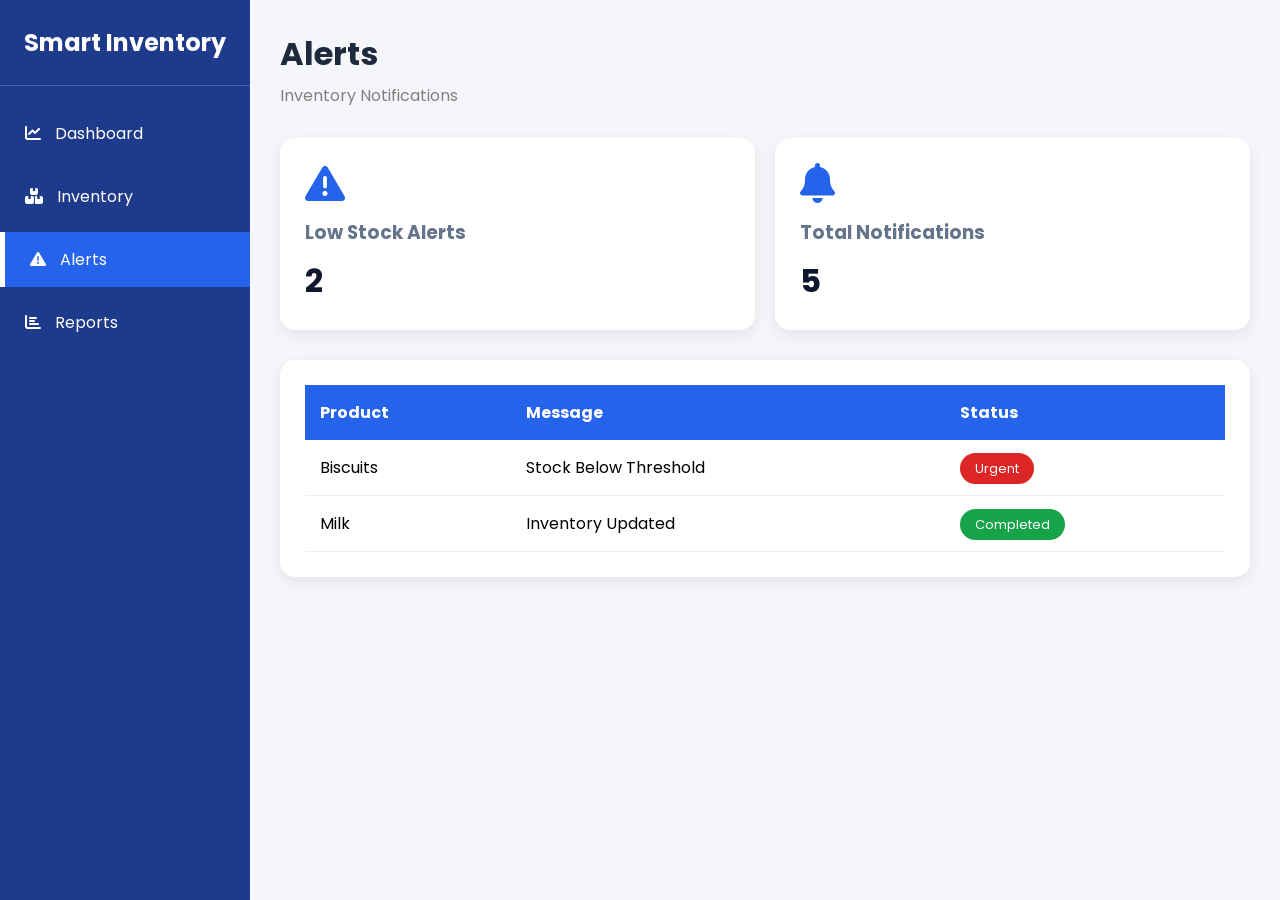
<file: frontend/alerts.html>
<!DOCTYPE html>
<html lang="en">

<head>

<meta charset="UTF-8">

<meta name="viewport"
content="width=device-width, initial-scale=1.0">

<title>Alerts</title>

<link rel="stylesheet"
href="css/style.css">

<link rel="stylesheet"
href="https://cdnjs.cloudflare.com/ajax/libs/font-awesome/6.5.2/css/all.min.css">

</head>

<body>

<aside class="sidebar">

<div class="logo">
<h2>Smart Inventory</h2>
</div>

<ul>

<li>
<a href="index.html">
<i class="fas fa-chart-line"></i>
Dashboard
</a>
</li>

<li>
<a href="inventory.html">
<i class="fas fa-boxes"></i>
Inventory
</a>
</li>

<li class="active">
<a href="alerts.html">
<i class="fas fa-triangle-exclamation"></i>
Alerts
</a>
</li>

<li>
<a href="reports.html">
<i class="fas fa-chart-bar"></i>
Reports
</a>
</li>

</ul>

</aside>

<main class="main-content">

<header>

<div>

<h1>Alerts</h1>

<p>Inventory Notifications</p>

</div>

</header>

<section class="cards">

<div class="card">

<i class="fas fa-triangle-exclamation card-icon"></i>

<h3>Low Stock Alerts</h3>

<h2>2</h2>

</div>

<div class="card">

<i class="fas fa-bell card-icon"></i>

<h3>Total Notifications</h3>

<h2>5</h2>

</div>

</section>

<section class="table-section">

<table>

<thead>

<tr>

<th>Product</th>

<th>Message</th>

<th>Status</th>

</tr>

</thead>

<tbody>

<tr>

<td>Biscuits</td>

<td>Stock Below Threshold</td>

<td><span class="status low">Urgent</span></td>

</tr>

<tr>

<td>Milk</td>

<td>Inventory Updated</td>

<td><span class="status available">Completed</span></td>

</tr>

</tbody>

</table>

</section>

</main>

</body>

</html>
</file>
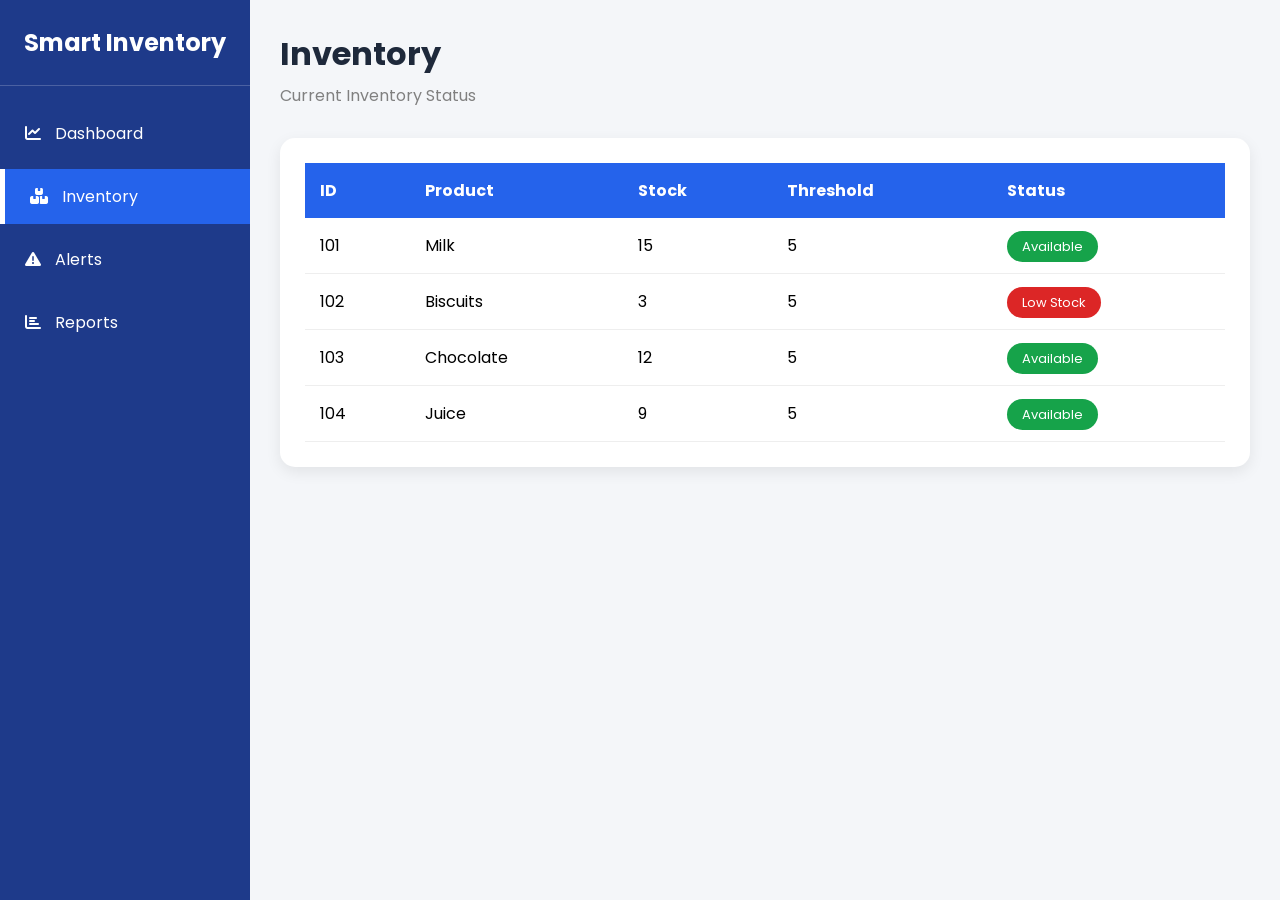
<file: frontend/inventory.html>
<!DOCTYPE html>
<html lang="en">

<head>
<meta charset="UTF-8">
<meta name="viewport" content="width=device-width, initial-scale=1.0">

<title>Inventory</title>

<link rel="stylesheet" href="css/style.css">

<link rel="stylesheet"
href="https://cdnjs.cloudflare.com/ajax/libs/font-awesome/6.5.2/css/all.min.css">

</head>

<body>

<aside class="sidebar">

<div class="logo">
<h2>Smart Inventory</h2>
</div>

<ul>

<li>
<a href="index.html">
<i class="fas fa-chart-line"></i>
Dashboard
</a>
</li>

<li class="active">
<a href="inventory.html">
<i class="fas fa-boxes"></i>
Inventory
</a>
</li>

<li>
<a href="alerts.html">
<i class="fas fa-triangle-exclamation"></i>
Alerts
</a>
</li>

<li>
<a href="reports.html">
<i class="fas fa-chart-bar"></i>
Reports
</a>
</li>

</ul>

</aside>

<main class="main-content">

<header>

<div>
<h1>Inventory</h1>
<p>Current Inventory Status</p>
</div>

</header>

<section class="table-section">

<table>

<thead>

<tr>

<th>ID</th>
<th>Product</th>
<th>Stock</th>
<th>Threshold</th>
<th>Status</th>

</tr>

</thead>

<tbody>

<tr>
<td>101</td>
<td>Milk</td>
<td>15</td>
<td>5</td>
<td><span class="status available">Available</span></td>
</tr>

<tr>
<td>102</td>
<td>Biscuits</td>
<td>3</td>
<td>5</td>
<td><span class="status low">Low Stock</span></td>
</tr>

<tr>
<td>103</td>
<td>Chocolate</td>
<td>12</td>
<td>5</td>
<td><span class="status available">Available</span></td>
</tr>

<tr>
<td>104</td>
<td>Juice</td>
<td>9</td>
<td>5</td>
<td><span class="status available">Available</span></td>
</tr>

</tbody>

</table>

</section>

</main>

</body>

</html>
</file>
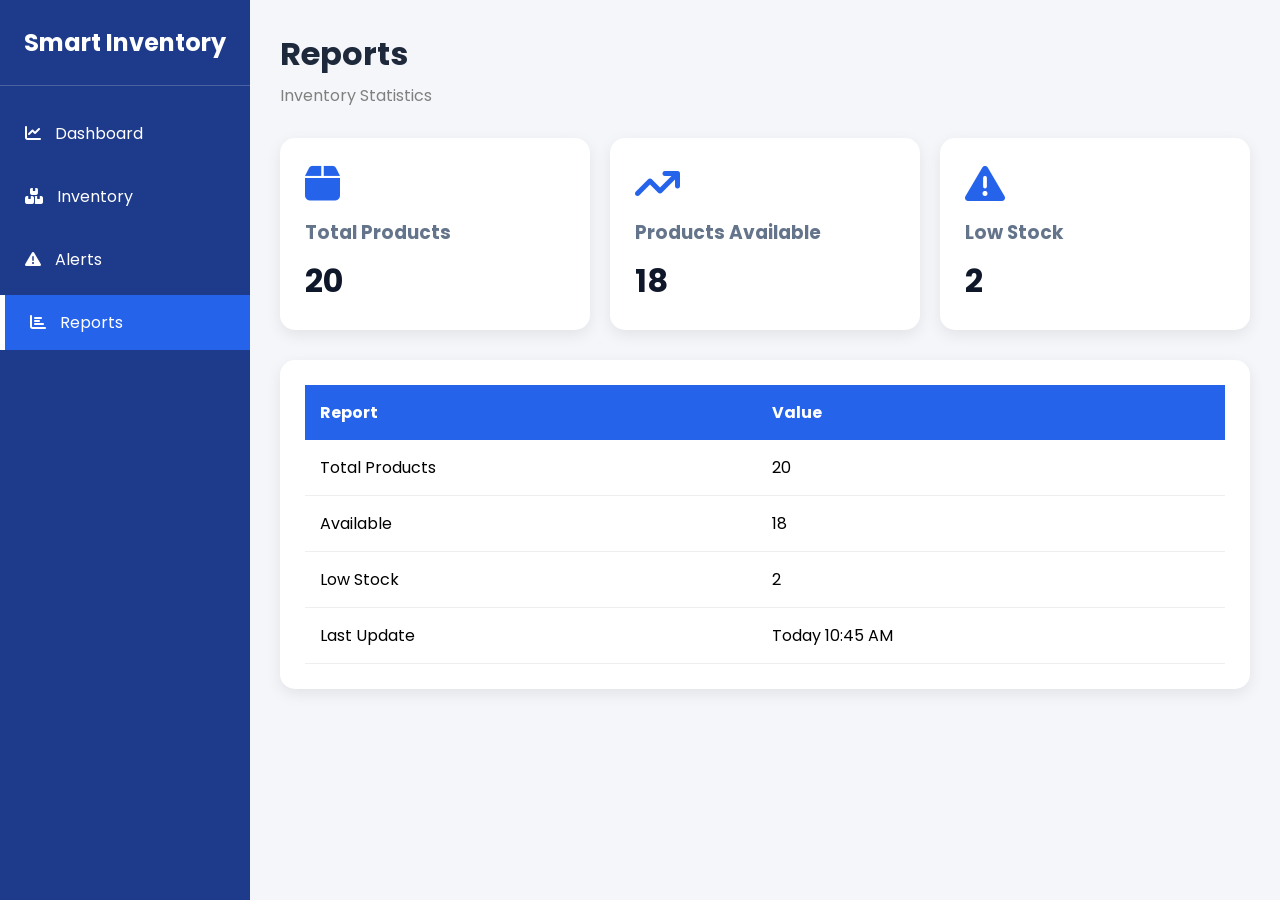
<file: frontend/reports.html>
<!DOCTYPE html>
<html lang="en">

<head>

<meta charset="UTF-8">

<meta name="viewport"
content="width=device-width, initial-scale=1.0">

<title>Reports</title>

<link rel="stylesheet"
href="css/style.css">

<link rel="stylesheet"
href="https://cdnjs.cloudflare.com/ajax/libs/font-awesome/6.5.2/css/all.min.css">

</head>

<body>

<aside class="sidebar">

<div class="logo">
<h2>Smart Inventory</h2>
</div>

<ul>

<li>
<a href="index.html">
<i class="fas fa-chart-line"></i>
Dashboard
</a>
</li>

<li>
<a href="inventory.html">
<i class="fas fa-boxes"></i>
Inventory
</a>
</li>

<li>
<a href="alerts.html">
<i class="fas fa-triangle-exclamation"></i>
Alerts
</a>
</li>

<li class="active">
<a href="reports.html">
<i class="fas fa-chart-bar"></i>
Reports
</a>
</li>

</ul>

</aside>

<main class="main-content">

<header>

<div>

<h1>Reports</h1>

<p>Inventory Statistics</p>

</div>

</header>

<section class="cards">

<div class="card">

<i class="fas fa-box card-icon"></i>

<h3>Total Products</h3>

<h2>20</h2>

</div>

<div class="card">

<i class="fas fa-arrow-trend-up card-icon"></i>

<h3>Products Available</h3>

<h2>18</h2>

</div>

<div class="card">

<i class="fas fa-triangle-exclamation card-icon"></i>

<h3>Low Stock</h3>

<h2>2</h2>

</div>

</section>

<section class="table-section">

<table>

<thead>

<tr>

<th>Report</th>

<th>Value</th>

</tr>

</thead>

<tbody>

<tr>

<td>Total Products</td>

<td>20</td>

</tr>

<tr>

<td>Available</td>

<td>18</td>

</tr>

<tr>

<td>Low Stock</td>

<td>2</td>

</tr>

<tr>

<td>Last Update</td>

<td>Today 10:45 AM</td>

</tr>

</tbody>

</table>

</section>

</main>

</body>

</html>
</file>
<file: frontend/css/style.css>
/* ===========================
   Google Font
=========================== */
@import url('https://fonts.googleapis.com/css2?family=Poppins:wght@300;400;500;600;700&display=swap');

*{
    margin:0;
    padding:0;
    box-sizing:border-box;
    font-family:'Poppins',sans-serif;
}

body{
    background:#f4f6f9;
    display:flex;
}

/* ===========================
   Sidebar
=========================== */

.sidebar{
    width:250px;
    min-height:100vh;
    background:#1e3a8a;
    color:#fff;
    position:fixed;
    left:0;
    top:0;
}

.logo{
    text-align:center;
    padding:25px 10px;
    border-bottom:1px solid rgba(255,255,255,.2);
}

.logo h2{
    font-size:24px;
}

.sidebar ul{
    list-style:none;
    margin-top:20px;
}

.sidebar ul li{
    margin:8px 0;
}

.sidebar ul li a{
    color:#fff;
    text-decoration:none;
    display:block;
    padding:15px 25px;
    transition:.3s;
}

.sidebar ul li a:hover,
.sidebar ul li.active a{
    background:#2563eb;
    border-left:5px solid #fff;
}

.sidebar i{
    margin-right:10px;
}

/* ===========================
   Main Content
=========================== */

.main-content{
    margin-left:250px;
    width:calc(100% - 250px);
    padding:30px;
}

header{
    display:flex;
    justify-content:space-between;
    align-items:center;
    margin-bottom:30px;
}

header h1{
    color:#1e293b;
}

header p{
    color:gray;
    margin-top:5px;
}

.date{
    background:white;
    padding:10px 20px;
    border-radius:8px;
    box-shadow:0 3px 10px rgba(0,0,0,.08);
}

/* ===========================
   Cards
=========================== */

.cards{
    display:grid;
    grid-template-columns:repeat(auto-fit,minmax(220px,1fr));
    gap:20px;
    margin-bottom:30px;
}

.card{
    background:white;
    padding:25px;
    border-radius:15px;
    box-shadow:0 5px 15px rgba(0,0,0,.08);
    transition:.3s;
}

.card:hover{
    transform:translateY(-5px);
}

.card-icon{
    font-size:40px;
    color:#2563eb;
    margin-bottom:15px;
}

.card h3{
    color:#64748b;
    margin-bottom:10px;
}

.card h2{
    color:#0f172a;
    font-size:32px;
}

/* ===========================
   Table
=========================== */

.table-section{
    background:white;
    padding:25px;
    border-radius:15px;
    box-shadow:0 5px 15px rgba(0,0,0,.08);
}

.table-header{
    margin-bottom:20px;
}

.table-header h2{
    color:#1e293b;
}

table{
    width:100%;
    border-collapse:collapse;
}

table th{
    background:#2563eb;
    color:white;
    padding:15px;
    text-align:left;
}

table td{
    padding:15px;
    border-bottom:1px solid #eee;
}

table tr:hover{
    background:#f8fafc;
}

/* ===========================
   Status
=========================== */

.status{
    padding:6px 15px;
    border-radius:20px;
    color:white;
    font-size:13px;
}

.available{
    background:#16a34a;
}

.low{
    background:#dc2626;
}

/* ===========================
   Bottom Cards
=========================== */

.bottom-cards{
    margin-top:30px;
    display:grid;
    grid-template-columns:repeat(auto-fit,minmax(300px,1fr));
    gap:20px;
}

.bottom-card{
    background:white;
    padding:25px;
    border-radius:15px;
    box-shadow:0 5px 15px rgba(0,0,0,.08);
}

.bottom-card h3{
    margin-bottom:15px;
}

.green-dot{
    display:inline-block;
    width:12px;
    height:12px;
    background:#16a34a;
    border-radius:50%;
    margin-right:8px;
}

/* ===========================
   Buttons
=========================== */

button{
    padding:8px 18px;
    border:none;
    background:#2563eb;
    color:white;
    border-radius:8px;
    cursor:pointer;
}

button:hover{
    background:#1d4ed8;
}

/* ===========================
   Responsive
=========================== */

@media(max-width:900px){

.sidebar{
    width:80px;
}

.logo h2{
    display:none;
}

.sidebar ul li a{
    text-align:center;
}

.sidebar ul li a i{
    margin-right:0;
}

.sidebar ul li a{
    font-size:0;
}

.sidebar ul li a i{
    font-size:20px;
}

.main-content{
    margin-left:80px;
    width:calc(100% - 80px);
}

}

@media(max-width:600px){

header{
    flex-direction:column;
    align-items:flex-start;
    gap:15px;
}

.cards{
    grid-template-columns:1fr;
}

.bottom-cards{
    grid-template-columns:1fr;
}

table{
    font-size:14px;
}

}
</file>
